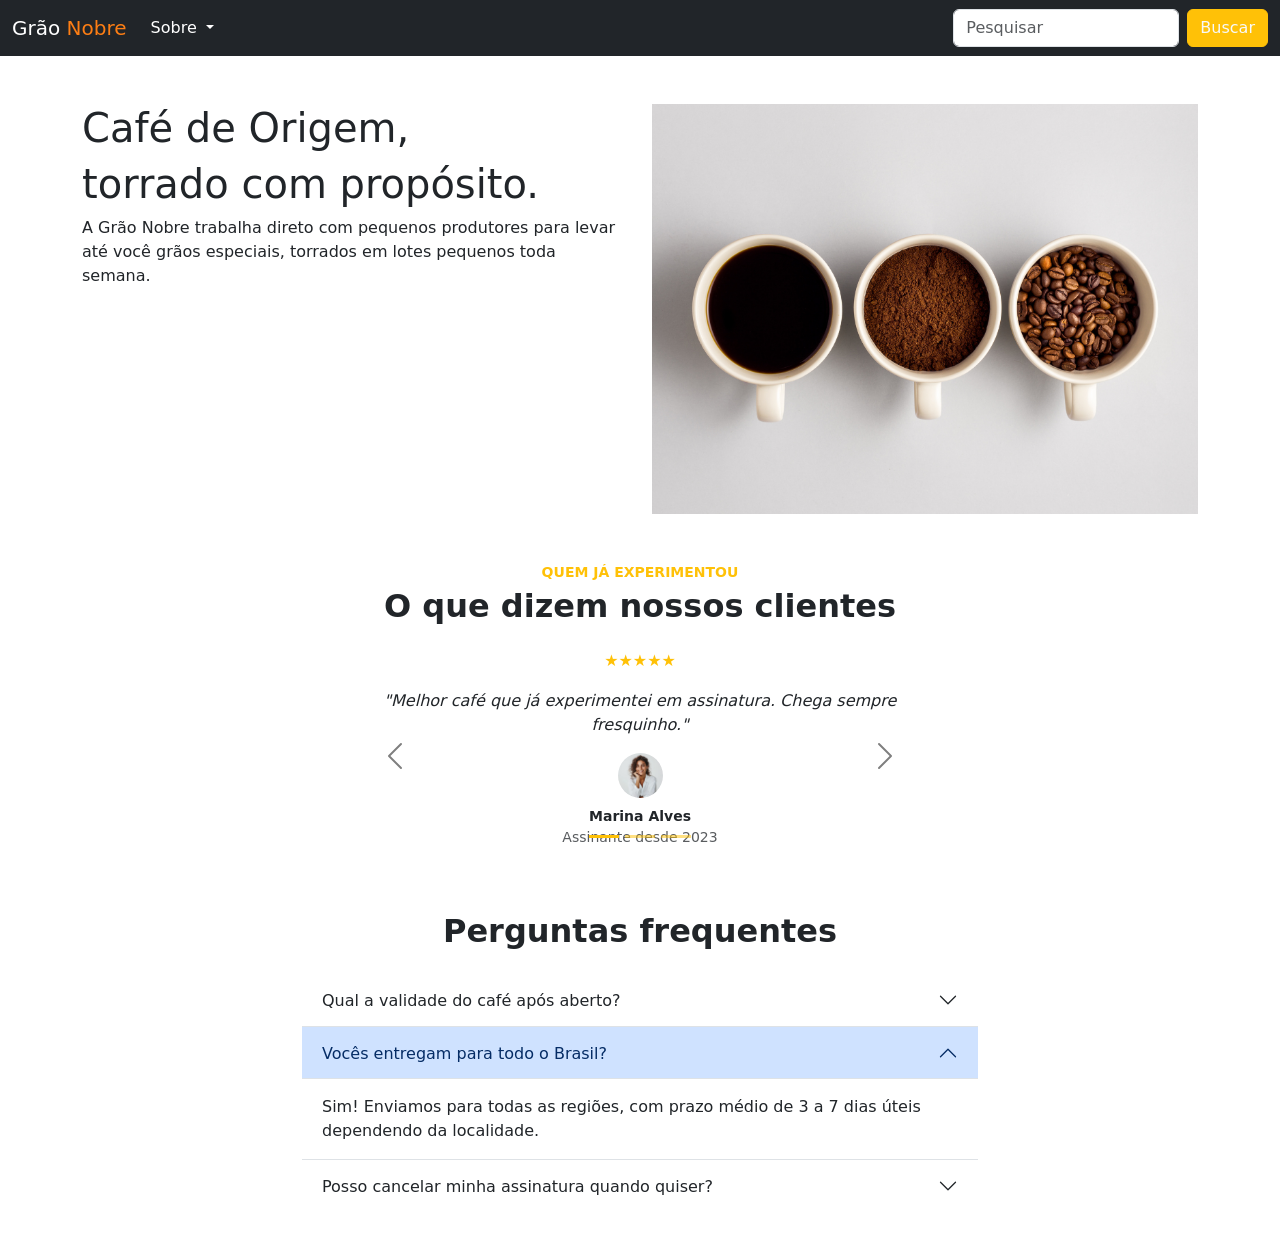
<file: index.html>
<!DOCTYPE html>
<html lang="en">
<head>
    <meta charset="UTF-8">
    <meta name="viewport" content="width=device-width, initial-scale=1.0">
    <title>Document</title>
    <link href="https://cdn.jsdelivr.net/npm/bootstrap@5.3.8/dist/css/bootstrap.min.css" rel="stylesheet" integrity="sha384-sRIl4kxILFvY47J16cr9ZwB07vP4J8+LH7qKQnuqkuIAvNWLzeN8tE5YBujZqJLB" crossorigin="anonymous">
</head>
<body>
    <script src="https://cdn.jsdelivr.net/npm/bootstrap@5.3.8/dist/js/bootstrap.bundle.min.js" integrity="sha384-FKyoEForCGlyvwx9Hj09JcYn3nv7wiPVlz7YYwJrWVcXK/BmnVDxM+D2scQbITxI" crossorigin="anonymous"></script>

<nav class="navbar navbar-expand-lg" style="background-color: #212529;">
  <div class="container-fluid">
    <a class="navbar-brand" href="#">
      <span style="color: #ffffff;">Grão</span> <span style="color: #fd7e14;">Nobre</span>
    </a>
    <button class="navbar-toggler" type="button" data-bs-toggle="collapse" data-bs-target="#navbarSupportedContent" aria-controls="navbarSupportedContent" aria-expanded="false" aria-label="Toggle navigation">
      <span class="navbar-toggler-icon"></span>
    </button>
    <div class="collapse navbar-collapse" id="navbarSupportedContent">
      <ul class="navbar-nav me-auto mb-2 mb-lg-0">
        <li class="nav-item dropdown">
          <a class="nav-link dropdown-toggle" style="color: #ffffff;" href="#" role="button" data-bs-toggle="dropdown" aria-expanded="false">
            Sobre
          </a>
          <ul class="dropdown-menu">
            <li><a class="dropdown-item" href="#">O que dizem nossos clientes</a></li>
            <li><a class="dropdown-item" href="#">Perguntas Frequentes</a></li>
            <li><hr class="dropdown-divider"></li>
          </ul>
        </li>
      </ul>
      <form class="d-flex" role="search">
        <input class="form-control me-2" type="search" placeholder="Pesquisar" aria-label="Pesquisar"/>
        <button class="btn btn-warning text-light" type="submit">Buscar</button>
      </form>
    </div>
  </div>
</nav>
 <div class="container mt-5 secondary-color">
    <div class="row">
      <div class="col-md-6">
        <h1>Café de Origem,</h1>
        <h1>torrado com propósito.</h1>
        <p>A Grão Nobre trabalha direto com pequenos produtores para levar até
            você grãos especiais, torrados em lotes pequenos toda semana.
        </p>
      </div>
      <div class="col-md-6">
        <img src="./assets/Cafe.png" alt="Café Premium" class="img-fluid"/>
      </div>
    </div>
 </div>
<div class="container text-center my-5" style="max-width: 600px;">
  <p class="text-warning fw-bold small mb-1">QUEM JÁ EXPERIMENTOU</p>
  <h2 class="fw-bold mb-4">O que dizem nossos clientes</h2>

  <div id="carouselTestimonials" class="carousel slide" data-bs-ride="false">
    <div class="carousel-inner">
      <div class="carousel-item active">
        <div class="text-warning mb-3">★★★★★</div>
        <p class="fst-italic">
          "Melhor café que já experimentei em assinatura. Chega sempre fresquinho."
        </p>
        <img src="./assets/mulher.png" class="rounded-circle mb-2" width="45" height="45" alt="Marina Alves">
        <p class="fw-bold mb-0 small">Marina Alves</p>
        <p class="text-muted small">Assinante desde 2023</p>
      </div>
      <div class="carousel-item">
        <div class="text-warning mb-3">★★★★★</div>
        <p class="fst-italic">
          "Nunca havia experimentado um café com tanta qualidade e frescor."
        </p>
        <img src="./assets/homem1.png" class="rounded-circle mb-2" width="45" height="45" alt="João Souza">
        <p class="fw-bold mb-0 small">João Souza</p>
        <p class="text-muted small">Assinante desde 2022</p>
      </div>
      <div class="carousel-item">
        <div class="text-warning mb-3">★★★★★</div>
        <p class="fst-italic">
          "Simplesmente incrível! A qualidade do café é excepcional e o atendimento é impecável."
        </p>
        <img src="./assets/mulher2.webp" class="rounded-circle mb-2" width="45" height="45" alt="Ana Lima">
        <p class="fw-bold mb-0 small">Ana Lima</p>
        <p class="text-muted small">Assinante desde 2024</p>
      </div>
    </div>

    <button class="carousel-control-prev" type="button" data-bs-target="#carouselTestimonials" data-bs-slide="prev">
      <span class="carousel-control-prev-icon" style="filter: invert(1) grayscale(100);" aria-hidden="true"></span>
      <span class="visually-hidden">Previous</span>
    </button>
    <button class="carousel-control-next" type="button" data-bs-target="#carouselTestimonials" data-bs-slide="next">
      <span class="carousel-control-next-icon" style="filter: invert(1) grayscale(100);" aria-hidden="true"></span>
      <span class="visually-hidden">Next</span>
    </button>

    <div class="carousel-indicators">
      <button type="button" data-bs-target="#carouselTestimonials" data-bs-slide-to="0" class="active bg-warning"></button>
      <button type="button" data-bs-target="#carouselTestimonials" data-bs-slide-to="1" class="bg-warning"></button>
      <button type="button" data-bs-target="#carouselTestimonials" data-bs-slide-to="2" class="bg-warning"></button>
    </div>
  </div>
</div>
 <div class="container my-5" style="max-width: 700px;">
  <h2 class="text-center fw-bold mb-4">Perguntas frequentes</h2>

  <div class="accordion accordion-flush" id="accordionExample">
    <div class="accordion-item">
      <h2 class="accordion-header">
        <button class="accordion-button collapsed" type="button" data-bs-toggle="collapse" data-bs-target="#collapseOne" aria-expanded="false" aria-controls="collapseOne">
          Qual a validade do café após aberto?
        </button>
      </h2>
      <div id="collapseOne" class="accordion-collapse collapse" data-bs-parent="#accordionExample">
        <div class="accordion-body">
          O café mantém suas características por até 30 dias após aberto, se armazenado em local fresco e vedado.
        </div>
      </div>
    </div>
    <div class="accordion-item">
      <h2 class="accordion-header">
        <button class="accordion-button" type="button" data-bs-toggle="collapse" data-bs-target="#collapseTwo" aria-expanded="true" aria-controls="collapseTwo">
          Vocês entregam para todo o Brasil?
        </button>
      </h2>
      <div id="collapseTwo" class="accordion-collapse collapse show" data-bs-parent="#accordionExample">
        <div class="accordion-body">
          Sim! Enviamos para todas as regiões, com prazo médio de 3 a 7 dias úteis dependendo da localidade.
        </div>
      </div>
    </div>
    <div class="accordion-item">
      <h2 class="accordion-header">
        <button class="accordion-button collapsed" type="button" data-bs-toggle="collapse" data-bs-target="#collapseThree" aria-expanded="false" aria-controls="collapseThree">
          Posso cancelar minha assinatura quando quiser?
        </button>
      </h2>
      <div id="collapseThree" class="accordion-collapse collapse" data-bs-parent="#accordionExample">
        <div class="accordion-body">
          Sim, o cancelamento pode ser feito a qualquer momento, sem multa ou burocracia.
        </div>
      </div>
    </div>
  </div>
</div>
</body>
</html>
</file>
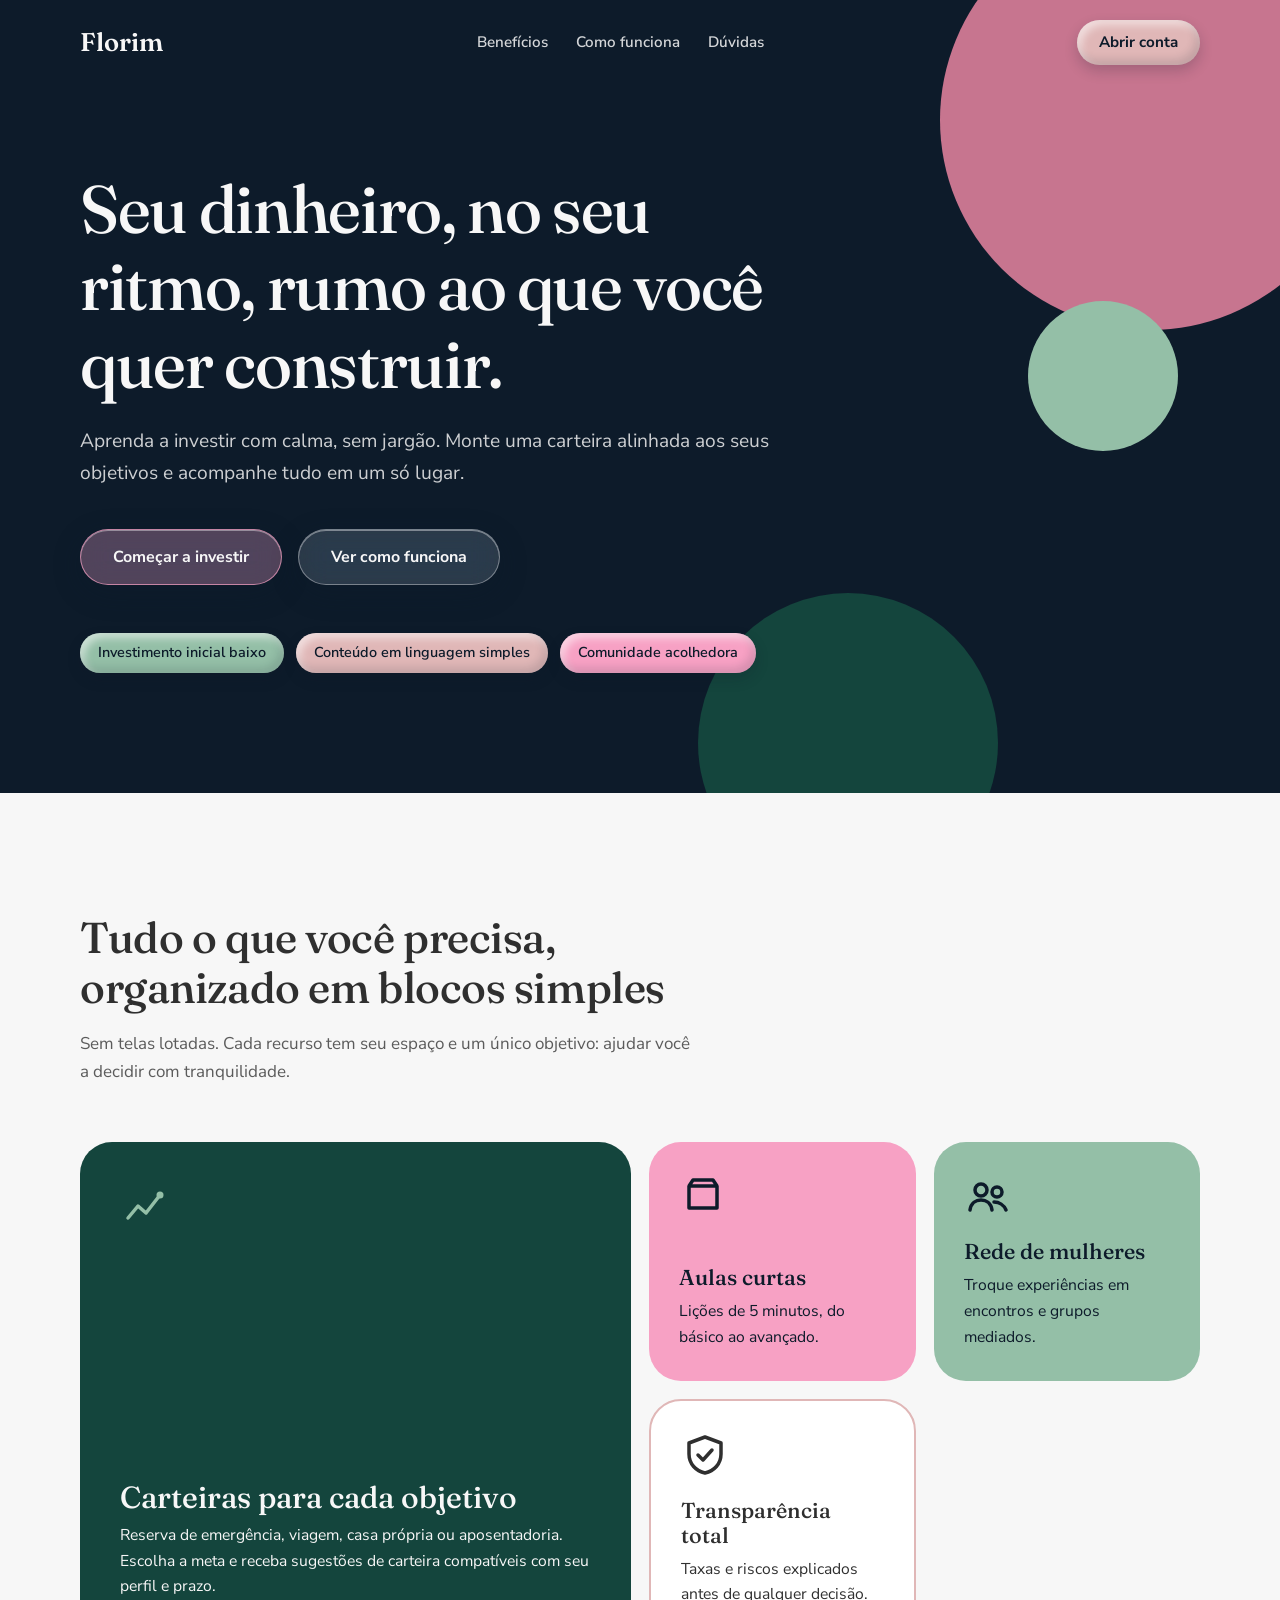
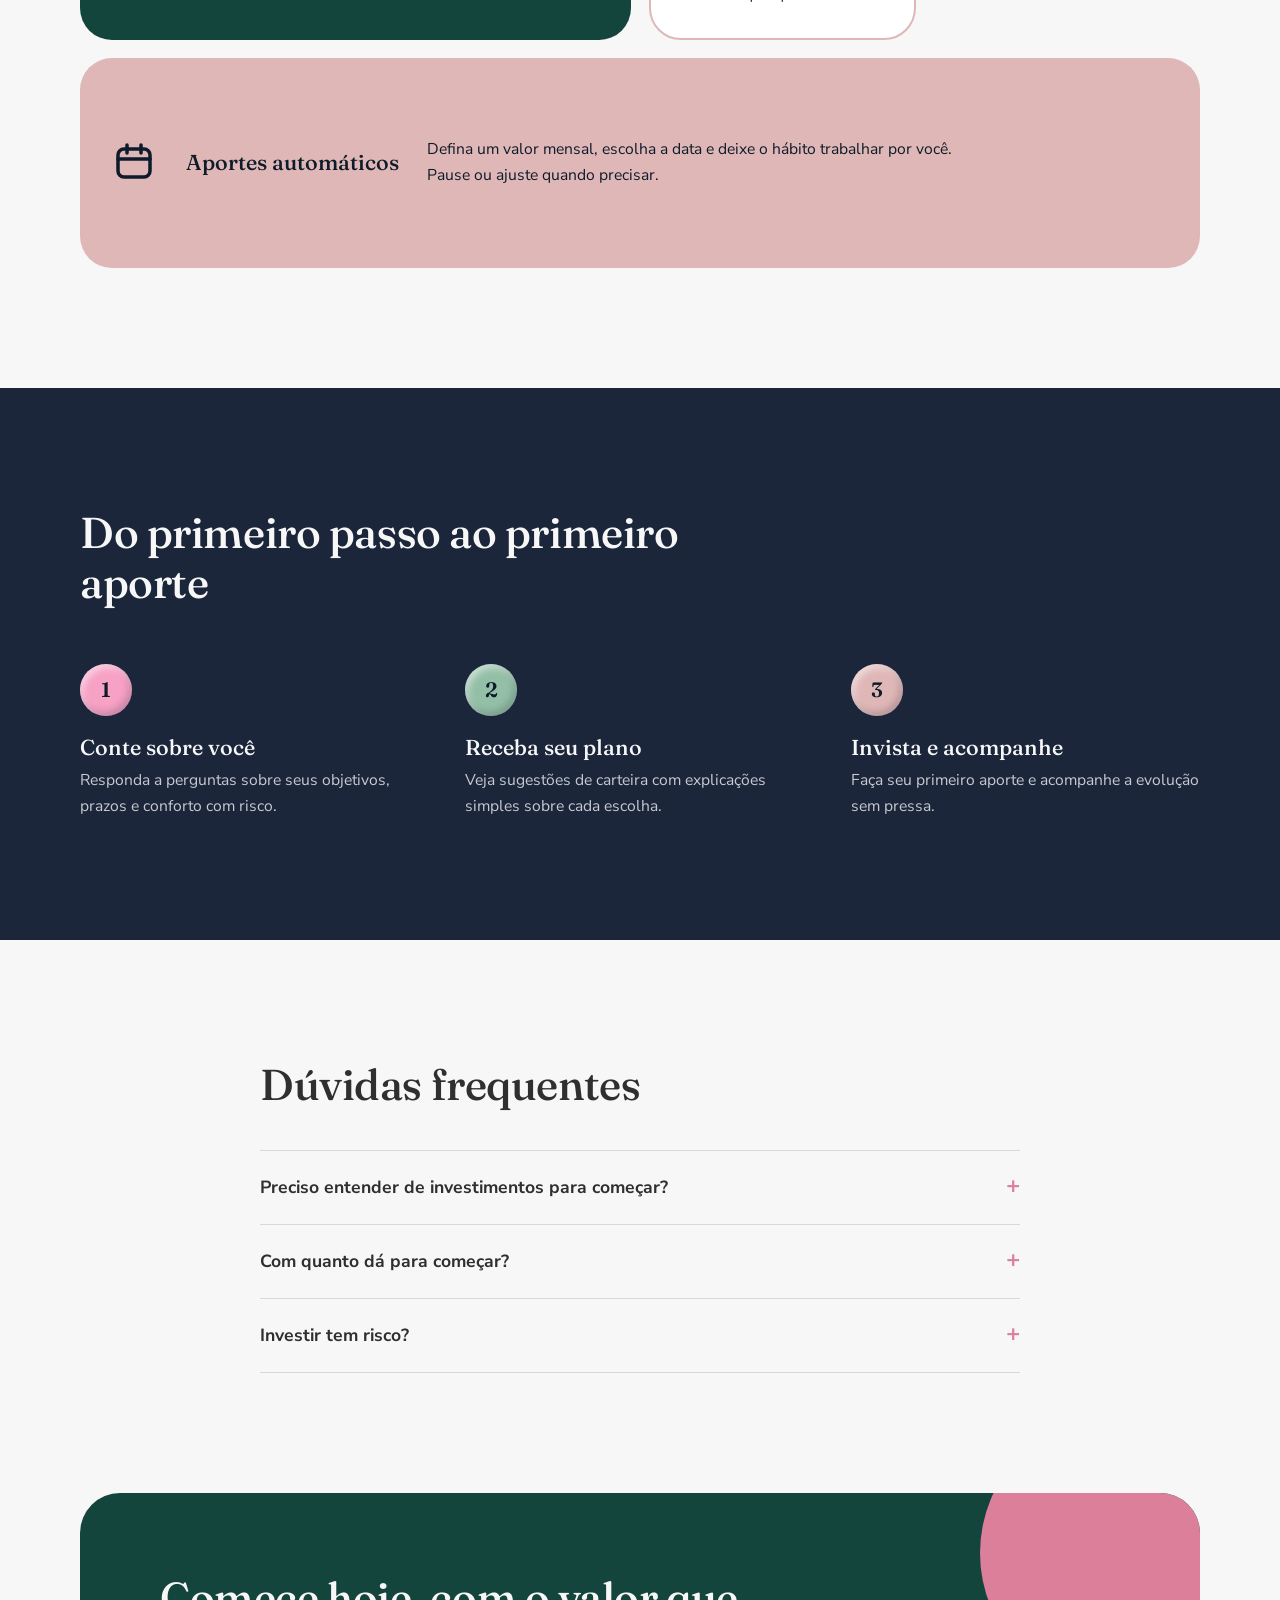
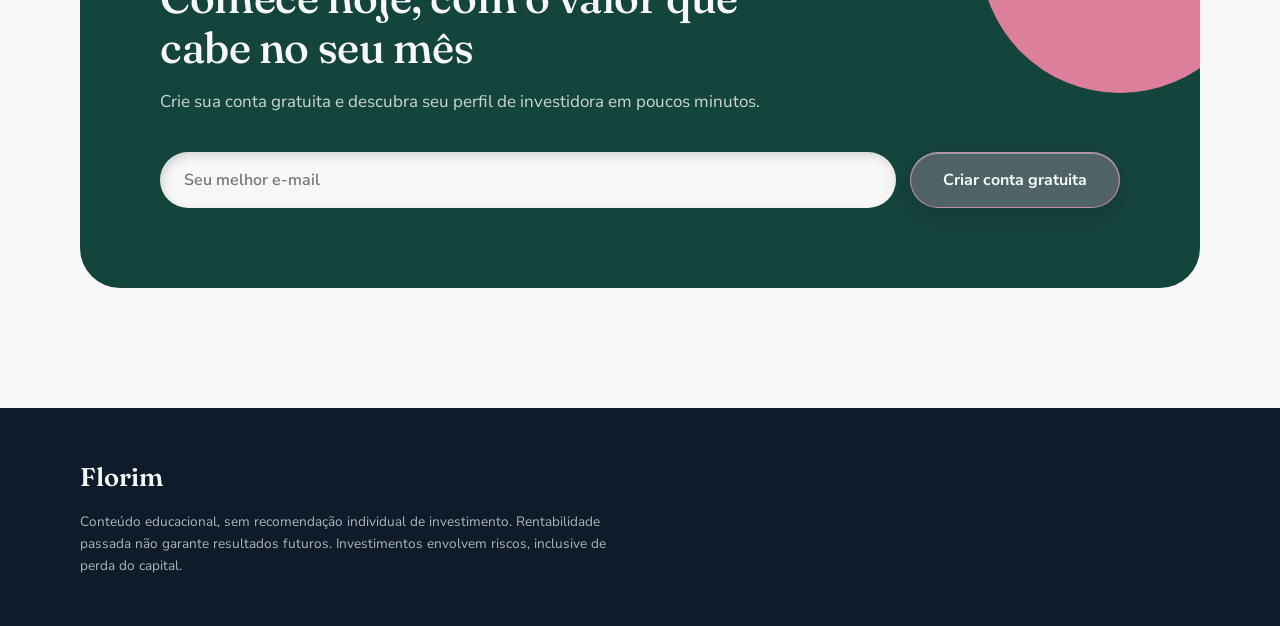
<file: vibecode.html>
<!DOCTYPE html>
<html lang="pt-BR">
<head>
  <meta charset="UTF-8">
  <meta name="viewport" content="width=device-width, initial-scale=1">
  <title>Florim — investimentos pensados para mulheres</title>
  <meta name="description" content="Aprenda a investir no seu ritmo, com educação financeira clara e carteiras alinhadas aos seus objetivos.">
  <link rel="preconnect" href="https://fonts.googleapis.com">
  <link rel="preconnect" href="https://fonts.gstatic.com" crossorigin>
  <link href="https://fonts.googleapis.com/css2?family=Fraunces:wght@500;600&family=Nunito+Sans:wght@400;600;700&display=swap" rel="stylesheet">
  <link rel="stylesheet" href="vibecoding.css">
</head>
<body>

  <header class="topo">
    <div class="container topo__linha">
      <a href="#inicio" class="logo">Florim</a>
      <nav class="menu" aria-label="Principal">
        <a href="#beneficios">Benefícios</a>
        <a href="#caminho">Como funciona</a>
        <a href="#perguntas">Dúvidas</a>
      </nav>
      <a href="#comecar" class="botao-argila">Abrir conta</a>
    </div>
  </header>

  <main id="inicio">

    
    <section class="hero">
      <span class="forma forma--rosa" aria-hidden="true"></span>
      <span class="forma forma--verde" aria-hidden="true"></span>
      <span class="forma forma--claro" aria-hidden="true"></span>

      <div class="container hero__conteudo">
        <h1>Seu dinheiro, no seu ritmo, rumo ao que você quer construir.</h1>
        <p class="hero__texto">Aprenda a investir com calma, sem jargão. Monte uma carteira alinhada aos seus objetivos e acompanhe tudo em um só lugar.</p>

        <div class="hero__acoes">
          <a href="#comecar" class="botao-vidro botao-vidro--rosa">Começar a investir</a>
          <a href="#caminho" class="botao-vidro">Ver como funciona</a>
        </div>

        <ul class="chips" aria-label="Diferenciais">
          <li class="chip">Investimento inicial baixo</li>
          <li class="chip">Conteúdo em linguagem simples</li>
          <li class="chip">Comunidade acolhedora</li>
        </ul>
      </div>
    </section>

  
    <section class="secao" id="beneficios">
      <div class="container">
        <h2>Tudo o que você precisa, organizado em blocos simples</h2>
        <p class="secao__intro">Sem telas lotadas. Cada recurso tem seu espaço e um único objetivo: ajudar você a decidir com tranquilidade.</p>

        <div class="bento">
          <article class="bloco bloco--grande bloco--escuro">
            <svg class="icone" viewBox="0 0 48 48" aria-hidden="true"><path d="M8 36l10-12 8 7 14-18" fill="none" stroke="currentColor" stroke-width="3.5" stroke-linecap="round" stroke-linejoin="round"/><circle cx="40" cy="13" r="3.5" fill="currentColor"/></svg>
            <h3>Carteiras para cada objetivo</h3>
            <p>Reserva de emergência, viagem, casa própria ou aposentadoria. Escolha a meta e receba sugestões de carteira compatíveis com seu perfil e prazo.</p>
          </article>

          <article class="bloco bloco--rosa">
            <svg class="icone" viewBox="0 0 48 48" aria-hidden="true"><path d="M10 14h28v22H10z M10 14l4-6h20l4 6" fill="none" stroke="currentColor" stroke-width="3.5" stroke-linejoin="round"/></svg>
            <h3>Aulas curtas</h3>
            <p>Lições de 5 minutos, do básico ao avançado.</p>
          </article>

          <article class="bloco bloco--verde">
            <svg class="icone" viewBox="0 0 48 48" aria-hidden="true"><circle cx="17" cy="18" r="6" fill="none" stroke="currentColor" stroke-width="3.5"/><circle cx="33" cy="20" r="5" fill="none" stroke="currentColor" stroke-width="3.5"/><path d="M6 38c1-7 6-10 11-10s10 3 11 10 M30 30c5 0 10 3 12 8" fill="none" stroke="currentColor" stroke-width="3.5" stroke-linecap="round"/></svg>
            <h3>Rede de mulheres</h3>
            <p>Troque experiências em encontros e grupos mediados.</p>
          </article>

          <article class="bloco bloco--branco">
            <svg class="icone" viewBox="0 0 48 48" aria-hidden="true"><path d="M24 6l16 6v11c0 10-7 17-16 19C15 40 8 33 8 23V12z" fill="none" stroke="currentColor" stroke-width="3.5" stroke-linejoin="round"/><path d="M17 24l5 5 9-10" fill="none" stroke="currentColor" stroke-width="3.5" stroke-linecap="round" stroke-linejoin="round"/></svg>
            <h3>Transparência total</h3>
            <p>Taxas e riscos explicados antes de qualquer decisão.</p>
          </article>

          <article class="bloco bloco--larga bloco--blush">
            <svg class="icone" viewBox="0 0 48 48" aria-hidden="true"><rect x="8" y="10" width="32" height="28" rx="6" fill="none" stroke="currentColor" stroke-width="3.5"/><path d="M8 20h32 M17 6v8 M31 6v8" fill="none" stroke="currentColor" stroke-width="3.5" stroke-linecap="round"/></svg>
            <h3>Aportes automáticos</h3>
            <p>Defina um valor mensal, escolha a data e deixe o hábito trabalhar por você. Pause ou ajuste quando precisar.</p>
          </article>
        </div>
      </div>
    </section>

  
    <section class="secao secao--escura" id="caminho">
      <div class="container">
        <h2>Do primeiro passo ao primeiro aporte</h2>
        <ol class="passos">
          <li class="passo">
            <span class="passo__num">1</span>
            <h3>Conte sobre você</h3>
            <p>Responda a perguntas sobre seus objetivos, prazos e conforto com risco.</p>
          </li>
          <li class="passo">
            <span class="passo__num">2</span>
            <h3>Receba seu plano</h3>
            <p>Veja sugestões de carteira com explicações simples sobre cada escolha.</p>
          </li>
          <li class="passo">
            <span class="passo__num">3</span>
            <h3>Invista e acompanhe</h3>
            <p>Faça seu primeiro aporte e acompanhe a evolução sem pressa.</p>
          </li>
        </ol>
      </div>
    </section>

    <!-- DÚVIDAS -->
    <section class="secao" id="perguntas">
      <div class="container container--estreito">
        <h2>Dúvidas frequentes</h2>
        <details class="duvida">
          <summary>Preciso entender de investimentos para começar?</summary>
          <p>Não. A trilha de aulas começa do zero e você avança conforme se sentir segura.</p>
        </details>
        <details class="duvida">
          <summary>Com quanto dá para começar?</summary>
          <p>Você pode iniciar com valores baixos. O mínimo de cada produto aparece antes de você confirmar o aporte.</p>
        </details>
        <details class="duvida">
          <summary>Investir tem risco?</summary>
          <p>Sim, todo investimento tem algum nível de risco, e ele é sempre explicado de forma clara antes da sua decisão.</p>
        </details>
      </div>
    </section>

    <!-- CTA -->
    <section class="cta" id="comecar">
      <div class="container">
        <div class="cta__caixa">
          <h2>Comece hoje, com o valor que cabe no seu mês</h2>
          <p>Crie sua conta gratuita e descubra seu perfil de investidora em poucos minutos.</p>
          <form class="cta__form" action="#" onsubmit="return false">
            <label class="sr-only" for="email">Seu melhor e-mail</label>
            <input id="email" type="email" placeholder="Seu melhor e-mail" required>
            <button type="submit" class="botao-vidro botao-vidro--rosa">Criar conta gratuita</button>
          </form>
        </div>
      </div>
    </section>
  </main>

  <footer class="rodape">
    <div class="container">
      <p class="logo logo--rodape">Florim</p>
      <p class="rodape__aviso">Conteúdo educacional, sem recomendação individual de investimento. Rentabilidade passada não garante resultados futuros. Investimentos envolvem riscos, inclusive de perda do capital.</p>
    </div>
  </footer>

</body>
</html>
</file>
<file: vibecoding.css>
:root {
  --grafite: #2f2f2f;
  --rosa: #DC7F9B;
  --rosa-claro: #F7A1C4;
  --blush: #E0B7B7;
  --salvia: #94BFA7;
  --gelo: #f7f7f7;
  --noite: #0D1B2A;
  --azul: #1B263B;
  --floresta: #14453D;

  --raio-g: 32px;
  --raio-m: 20px;
  --raio-p: 999px;
  --espaco: clamp(64px, 10vw, 120px);
  --fonte-titulo: "Fraunces", Georgia, serif;
  --fonte-texto: "Nunito Sans", system-ui, sans-serif;
}

*, *::before, *::after { box-sizing: border-box; }
html { scroll-behavior: smooth; }
body {
  margin: 0;
  font-family: var(--fonte-texto);
  font-size: 1.0625rem;
  line-height: 1.65;
  color: var(--grafite);
  background: var(--gelo);
}
h1, h2, h3 { font-family: var(--fonte-titulo); font-weight: 500; line-height: 1.15; margin: 0; }
h1 { font-size: clamp(2.4rem, 6vw, 4.2rem); letter-spacing: -0.02em; }
h2 { font-size: clamp(1.8rem, 4vw, 2.7rem); letter-spacing: -0.01em; max-width: 22ch; }
h3 { font-size: 1.35rem; margin-bottom: 8px; }
p { margin: 0; max-width: 62ch; }
a { color: inherit; text-decoration: none; }
.container { width: min(1120px, 100% - 40px); margin-inline: auto; }
.container--estreito { max-width: 760px; }
.sr-only { position: absolute; width: 1px; height: 1px; overflow: hidden; clip: rect(0 0 0 0); }

:focus-visible { outline: 3px solid var(--rosa); outline-offset: 3px; }

.topo { position: absolute; inset: 0 0 auto 0; z-index: 10; padding: 20px 0; color: var(--gelo); }
.topo__linha { display: flex; align-items: center; justify-content: space-between; gap: 24px; }
.logo { font-family: var(--fonte-titulo); font-size: 1.6rem; font-weight: 600; }
.menu { display: flex; gap: 28px; font-weight: 600; font-size: 0.95rem; }
.menu a { opacity: 0.85; transition: opacity .2s; }
.menu a:hover { opacity: 1; }


.botao-argila, .chip {
  background: var(--blush);
  color: var(--noite);
  border-radius: var(--raio-p);
  box-shadow:
    inset -4px -5px 8px rgba(13, 27, 42, .14),
    inset 4px 5px 8px rgba(255, 255, 255, .55),
    0 6px 14px rgba(13, 27, 42, .2);
}
.botao-argila {
  padding: 10px 22px;
  font-weight: 700;
  font-size: 0.95rem;
  transition: transform .2s;
}
.botao-argila:hover { transform: translateY(-2px); }
.botao-argila:active { transform: translateY(1px); }

.hero {
  position: relative;
  overflow: hidden;
  background: var(--noite);
  color: var(--gelo);
  padding: 170px 0 var(--espaco);
}
.forma { position: absolute; border-radius: 50%; }
.forma--rosa  { width: 420px; height: 420px; background: var(--rosa);  top: -90px; right: -80px; opacity: .9; }
.forma--verde { width: 300px; height: 300px; background: var(--floresta); bottom: -100px; right: 22%; }
.forma--claro { width: 150px; height: 150px; background: var(--salvia); top: 38%; right: 8%; }
.hero__conteudo { position: relative; z-index: 2; }
.hero h1 { max-width: 16ch; }
.hero__texto { margin-top: 24px; font-size: 1.2rem; color: rgba(247, 247, 247, .82); }
.hero__acoes { display: flex; flex-wrap: wrap; gap: 16px; margin-top: 40px; }

.botao-vidro {
  display: inline-block;
  padding: 16px 32px;
  font: 700 1rem var(--fonte-texto);
  color: var(--gelo);
  background: rgba(247, 247, 247, .14);
  border: 1px solid rgba(247, 247, 247, .38);
  border-radius: var(--raio-p);
  backdrop-filter: blur(14px) saturate(140%);
  -webkit-backdrop-filter: blur(14px) saturate(140%);
  box-shadow: 0 8px 28px rgba(13, 27, 42, .25), inset 0 1px 0 rgba(255, 255, 255, .4);
  cursor: pointer;
  transition: background .25s, transform .2s;
}
.botao-vidro:hover { background: rgba(247, 247, 247, .26); transform: translateY(-2px); }
.botao-vidro--rosa { background: rgba(247, 161, 196, .3); border-color: rgba(247, 161, 196, .7); }
.botao-vidro--rosa:hover { background: rgba(247, 161, 196, .48); }

.chips { display: flex; flex-wrap: wrap; gap: 12px; list-style: none; margin: 48px 0 0; padding: 0; }
.chip { padding: 8px 18px; font-size: 0.9rem; font-weight: 600; background: var(--salvia); }
.chip:nth-child(2) { background: var(--blush); }
.chip:nth-child(3) { background: var(--rosa-claro); }

.secao { padding: var(--espaco) 0; }
.secao__intro { margin-top: 18px; color: rgba(47, 47, 47, .78); }
.secao--escura { background: var(--azul); color: var(--gelo); }

.bento {
  display: grid;
  grid-template-columns: repeat(4, 1fr);
  grid-auto-rows: minmax(210px, auto);
  gap: 18px;
  margin-top: 56px;
}
.bloco {
  padding: 30px;
  border-radius: var(--raio-g);
  display: flex;
  flex-direction: column;
  justify-content: flex-end;
}
.bloco p { font-size: 0.98rem; }
.bloco--grande { grid-column: span 2; grid-row: span 2; padding: 40px; }
.bloco--grande h3 { font-size: 1.9rem; }
.bloco--larga  { grid-column: span 4; flex-direction: row; flex-wrap: wrap; align-items: center; justify-content: flex-start; gap: 6px 28px; }
.bloco--larga h3 { margin: 0; }
.bloco--larga p { flex: 1 1 320px; }
.bloco--escuro { background: var(--floresta); color: var(--gelo); }
.bloco--rosa   { background: var(--rosa-claro); color: var(--noite); }
.bloco--verde  { background: var(--salvia); color: var(--noite); }
.bloco--branco { background: #fff; border: 2px solid var(--blush); }
.bloco--blush  { background: var(--blush); color: var(--noite); }

.icone { width: 48px; height: 48px; margin-bottom: auto; padding-bottom: 20px; box-sizing: content-box; }
.bloco--larga .icone { margin: 0; padding: 0; }
.bloco--escuro .icone { color: var(--salvia); }


.passos {
  list-style: none;
  padding: 0;
  margin: 56px 0 0;
  display: grid;
  grid-template-columns: repeat(3, 1fr);
  gap: 36px;
}
.passo p { color: rgba(247, 247, 247, .78); font-size: 0.98rem; }
.passo__num {
  display: grid;
  place-items: center;
  width: 52px;
  height: 52px;
  margin-bottom: 20px;
  font: 600 1.3rem var(--fonte-titulo);
  color: var(--noite);
  background: var(--rosa-claro);
  border-radius: 50%;
  box-shadow: inset -3px -4px 7px rgba(13, 27, 42, .2), inset 3px 4px 7px rgba(255, 255, 255, .5);
}
.passo:nth-child(2) .passo__num { background: var(--salvia); }
.passo:nth-child(3) .passo__num { background: var(--blush); }


.duvida { border-bottom: 1px solid rgba(47, 47, 47, .15); padding: 22px 0; }
.duvida:first-of-type { margin-top: 40px; border-top: 1px solid rgba(47, 47, 47, .15); }
.duvida summary { cursor: pointer; font-weight: 700; font-size: 1.1rem; list-style: none; display: flex; justify-content: space-between; gap: 16px; }
.duvida summary::-webkit-details-marker { display: none; }
.duvida summary::after { content: "+"; font-size: 1.5rem; line-height: 1; color: var(--rosa); transition: transform .25s; }
.duvida[open] summary::after { transform: rotate(45deg); }
.duvida p { margin-top: 12px; color: rgba(47, 47, 47, .8); }


.cta { padding: 0 0 var(--espaco); }
.cta__caixa {
  position: relative;
  overflow: hidden;
  padding: clamp(36px, 7vw, 80px);
  background: var(--floresta);
  color: var(--gelo);
  border-radius: 40px;
}
.cta__caixa::before {
  content: "";
  position: absolute;
  width: 280px; height: 280px;
  right: -60px; top: -80px;
  background: var(--rosa);
  border-radius: 50%;
}
.cta__caixa > * { position: relative; }
.cta__caixa p { margin-top: 16px; color: rgba(247, 247, 247, .82); }
.cta__form { display: flex; flex-wrap: wrap; gap: 14px; margin-top: 36px; }
.cta__form input {
  flex: 1 1 260px;
  padding: 16px 24px;
  font: 600 1rem var(--fonte-texto);
  color: var(--noite);
  background: var(--gelo);
  border: 0;
  border-radius: var(--raio-p);
  box-shadow: inset 3px 4px 8px rgba(13, 27, 42, .15);
}


.rodape { background: var(--noite); color: rgba(247, 247, 247, .7); padding: 48px 0; }
.logo--rodape { color: var(--gelo); margin-bottom: 12px; }
.rodape__aviso { font-size: 0.85rem; max-width: 70ch; }




.menu a, .logo, .bloco h3, .bloco p, .passo h3, .passo p,
.duvida summary, .duvida p, h2, .hero__texto, .rodape__aviso,
.secao__intro, .cta__caixa p {
  transition: color .25s ease;
}


h2:hover,
.secao__intro:hover,
.bloco--branco h3:hover, .bloco--branco p:hover,
.duvida summary:hover, .duvida p:hover {
  color: var(--rosa);
}


.menu a:hover, .logo:hover,
.hero__texto:hover,
.secao--escura h2:hover,
.bloco--escuro h3:hover, .bloco--escuro p:hover,
.passo h3:hover, .passo p:hover,
.cta__caixa h2:hover, .cta__caixa p:hover,
.rodape__aviso:hover, .logo--rodape:hover {
  color: var(--rosa-claro);
}
.menu a:hover { opacity: 1; }

.bloco--rosa h3:hover, .bloco--rosa p:hover,
.bloco--blush h3:hover, .bloco--blush p:hover { color: #a8456a; }
.bloco--verde h3:hover, .bloco--verde p:hover { color: var(--floresta); }

.hero h1 { transition: color .25s ease; }
.hero h1:hover { color: var(--rosa-claro); }

.icone { transition: transform .35s cubic-bezier(.34, 1.56, .64, 1); transform-origin: 50% 70%; }
.bloco:hover .icone { transform: translateY(-4px) rotate(-6deg) scale(1.08); }
.bloco { transition: transform .3s ease, box-shadow .3s ease; }
.bloco:hover { transform: translateY(-3px); box-shadow: 0 14px 28px rgba(13, 27, 42, .12); }

.passo__num { transition: transform .35s cubic-bezier(.34, 1.56, .64, 1); }
.passo:hover .passo__num { transform: scale(1.12) rotate(-5deg); }


.botao-vidro { position: relative; overflow: hidden; isolation: isolate; }
.botao-vidro::after {
  content: "";
  position: absolute;
  top: 0; left: -70%;
  width: 45%; height: 100%;
  background: linear-gradient(105deg, transparent, rgba(255, 255, 255, .45), transparent);
  transform: skewX(-18deg);
  transition: left .6s ease;
  z-index: -1;
}
.botao-vidro:hover::after { left: 130%; }
.botao-vidro:hover { box-shadow: 0 12px 32px rgba(220, 127, 155, .35), inset 0 1px 0 rgba(255, 255, 255, .5); }
.botao-vidro:active { transform: translateY(1px) scale(.98); }

.botao-argila, .chip { transition: transform .2s ease, background-color .25s ease, box-shadow .25s ease; }
.botao-argila:hover { background: var(--rosa-claro); }
.chip:hover { transform: translateY(-2px) scale(1.04); background: var(--rosa-claro); }
.botao-argila:active, .chip:active {
  box-shadow:
    inset 4px 5px 8px rgba(13, 27, 42, .16),
    inset -4px -5px 8px rgba(255, 255, 255, .45),
    0 2px 6px rgba(13, 27, 42, .15);
}


.cta__form input { transition: box-shadow .25s ease; }
.cta__form input:focus { outline: none; box-shadow: inset 3px 4px 8px rgba(13, 27, 42, .15), 0 0 0 3px var(--rosa); }

@media (prefers-reduced-motion: reduce) {
  .bloco:hover, .bloco:hover .icone, .passo:hover .passo__num,
  .chip:hover, .botao-argila:hover, .botao-vidro:hover { transform: none; }
  .botao-vidro::after { display: none; }
}
</file>
